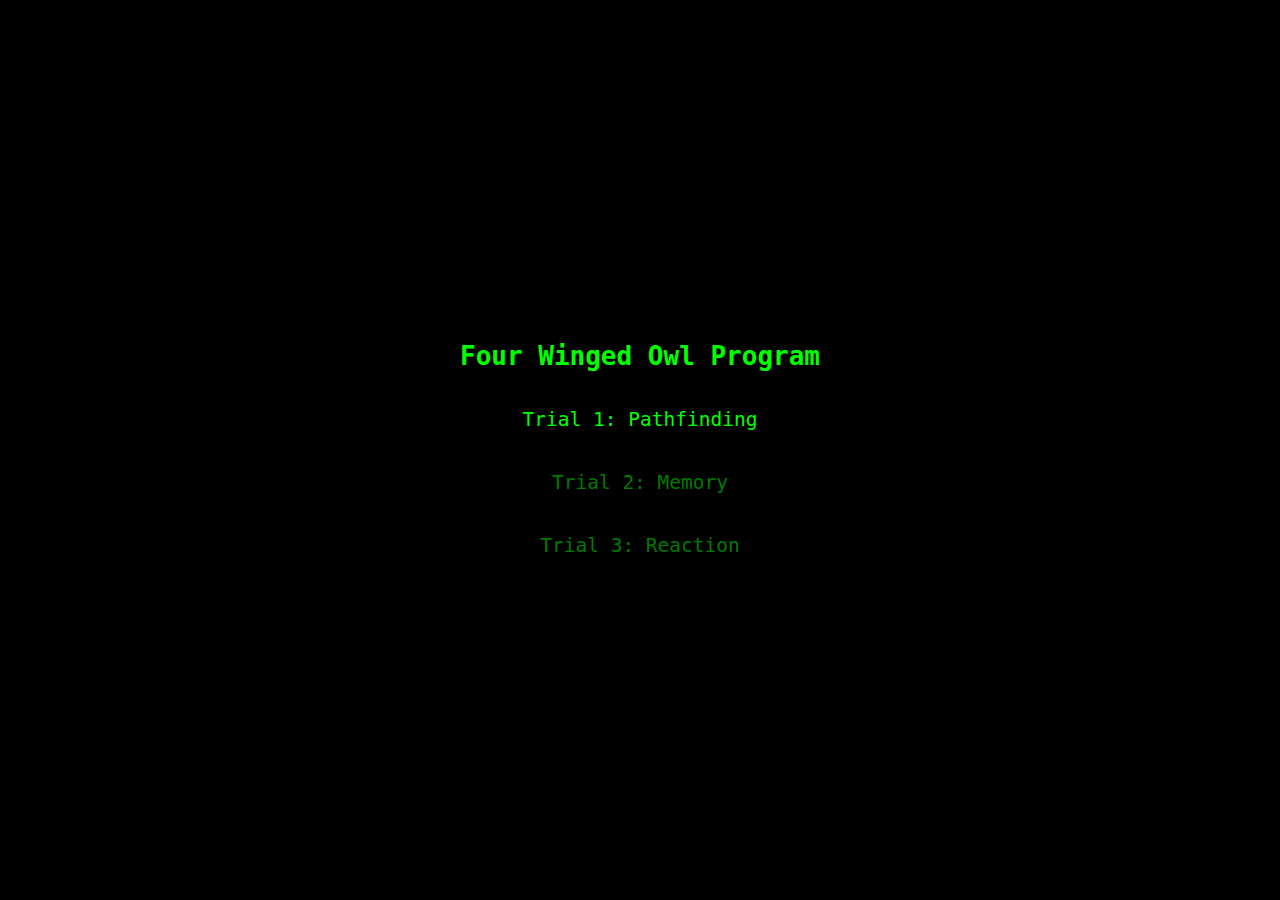
<file: index.html>
<!DOCTYPE html>
<html lang="en">
<head>
    <meta charset="UTF-8">
    <meta name="viewport" content="width=device-width, initial-scale=1.0">
    <title>Four Winged Owl Program</title>
    <link rel="icon" type="image/x-icon" href="favicon.ico">
    <link rel="stylesheet" href="index.css">
</head>
<body>
    <div id="container">
        <h1>Four Winged Owl Program</h1>
        <a id="a1" href="maze/maze.html">Trial 1: Pathfinding</a>
        <a id="a2" href="memory/memory.html">Trial 2: Memory</a>
        <a id="a3" href="reaction/reaction.html">Trial 3: Reaction</a>
        <a id="a5" href="credits/credits.html">Credits</a>
    </div>
    <p id="a4">https://youtu.be/TsPUS7gnoZY</p>
    <script type="module" src="index.js"></script>
</body>
</html>
</file>
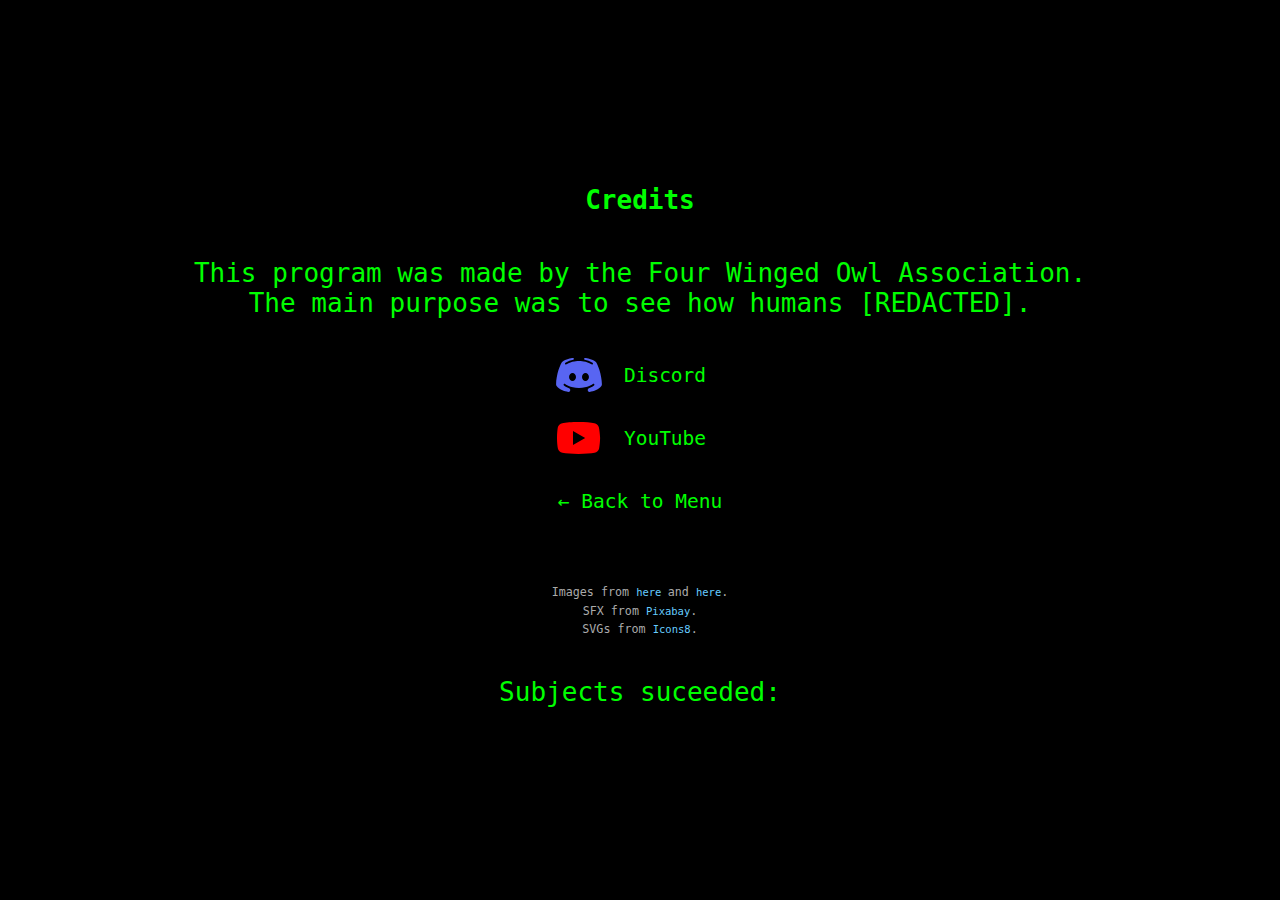
<file: credits/credits.html>
<!DOCTYPE html>
<html lang="en">
<head>
    <meta charset="UTF-8">
    <meta name="viewport" content="width=device-width, initial-scale=1.0">
    <title>Four Winged Owl Program</title>
    <link rel="icon" type="image/x-icon" href="../favicon.ico">
    <link rel="stylesheet" href="credits.css">
    <base href="" target="_blank">
</head>
<body>
    <div id="container">    
        <h1>Credits</h1>
        <p>This program was made by the Four Winged Owl Association.<br>The main purpose was to see how humans [REDACTED].</p>
        <span>
            <svg xmlns="http://www.w3.org/2000/svg" x="0px" y="0px" width="50" height="50" viewBox="0 0 24 24">
                <path fill="#5865f2"
                d="M19.98,5.69c-1.68-1.34-4.08-1.71-5.12-1.82h-0.04c-0.16,0-0.31,0.09-0.36,0.24c-0.09,0.23,0.05,0.48,0.28,0.52 c1.17,0.24,2.52,0.66,3.75,1.43c0.25,0.15,0.31,0.49,0.11,0.72c-0.16,0.18-0.43,0.2-0.64,0.08C15.56,5.38,12.58,5.3,12,5.3 S8.44,5.38,6.04,6.86C5.83,6.98,5.56,6.96,5.4,6.78C5.2,6.55,5.26,6.21,5.51,6.06c1.23-0.77,2.58-1.19,3.75-1.43 c0.23-0.04,0.37-0.29,0.28-0.52c-0.05-0.15-0.2-0.24-0.36-0.24H9.14C8.1,3.98,5.7,4.35,4.02,5.69C3.04,6.6,1.09,11.83,1,16.46 c0,0.31,0.08,0.62,0.26,0.87c1.17,1.65,3.71,2.64,5.63,2.78c0.29,0.02,0.57-0.11,0.74-0.35c0.01,0,0.01-0.01,0.02-0.02 c0.35-0.48,0.14-1.16-0.42-1.37c-1.6-0.59-2.42-1.29-2.47-1.34c-0.2-0.18-0.22-0.48-0.05-0.68c0.18-0.2,0.48-0.22,0.68-0.04 c0.03,0.02,2.25,1.91,6.61,1.91s6.58-1.89,6.61-1.91c0.2-0.18,0.5-0.16,0.68,0.04c0.17,0.2,0.15,0.5-0.05,0.68 c-0.05,0.05-0.87,0.75-2.47,1.34c-0.56,0.21-0.77,0.89-0.42,1.37c0.01,0.01,0.01,0.02,0.02,0.02c0.17,0.24,0.45,0.37,0.74,0.35 c1.92-0.14,4.46-1.13,5.63-2.78c0.18-0.25,0.26-0.56,0.26-0.87C22.91,11.83,20.96,6.6,19.98,5.69z M8.89,14.87 c-0.92,0-1.67-0.86-1.67-1.91c0-1.06,0.75-1.92,1.67-1.92c0.93,0,1.67,0.86,1.67,1.92C10.56,14.01,9.82,14.87,8.89,14.87z M15.11,14.87c-0.93,0-1.67-0.86-1.67-1.91c0-1.06,0.74-1.92,1.67-1.92c0.92,0,1.67,0.86,1.67,1.92 C16.78,14.01,16.03,14.87,15.11,14.87z"></path>
            </svg>
            <a href="">Discord</a>
        </span>
        <span>
            <svg xmlns="http://www.w3.org/2000/svg" x="0px" y="0px" width="50" height="50" viewBox="0 0 50 50">
                <path fill="red"
                d="M 44.898438 14.5 C 44.5 12.300781 42.601563 10.699219 40.398438 10.199219 C 37.101563 9.5 31 9 24.398438 9 C 17.800781 9 11.601563 9.5 8.300781 10.199219 C 6.101563 10.699219 4.199219 12.199219 3.800781 14.5 C 3.398438 17 3 20.5 3 25 C 3 29.5 3.398438 33 3.898438 35.5 C 4.300781 37.699219 6.199219 39.300781 8.398438 39.800781 C 11.898438 40.5 17.898438 41 24.5 41 C 31.101563 41 37.101563 40.5 40.601563 39.800781 C 42.800781 39.300781 44.699219 37.800781 45.101563 35.5 C 45.5 33 46 29.398438 46.101563 25 C 45.898438 20.5 45.398438 17 44.898438 14.5 Z M 19 32 L 19 18 L 31.199219 25 Z"></path>
            </svg>
            <a href="">YouTube</a>
        </span>
        <a href="../index.html" target="_self">← Back to Menu</a>
        <footer>
            <p>
                Images from 
                <a href="https://www.google.com/url?sa=i&url=https%3A%2F%2Fin.pinterest.com%2Fibrahimhussain201130%2Fcreepy-smile%2F&psig=AOvVaw3E5EymX4Fb3eXiBMxNwsVO&ust=1743267606259000&source=images&cd=vfe&opi=89978449&ved=0CBQQjRxqFwoTCICCy4SgrYwDFQAAAAAdAAAAABAE">
                    here
                </a>
                 and 
                <a href="https://www.google.com/url?sa=i&url=https%3A%2F%2Fwww.vecteezy.com%2Ffree-vector%2Fsmiley-face-black-and-white&psig=AOvVaw1U48QZUMe7CC3sgoeOkUrl&ust=1743267465739000&source=images&cd=vfe&opi=89978449&ved=0CBQQjRxqFwoTCODMysGfrYwDFQAAAAAdAAAAABAE">
                    here</a>.<br>
                SFX from 
                <a href="https://pixabay.com">Pixabay</a>.<br>
                SVGs from 
                <a href="https://icons8.com">Icons8</a>.  
            </p>
        </footer>
        <p id="counter">Subjects suceeded: </p>
    </div>
    <script type="module" src="credits.js"></script>
    </body>
</html>
</file>
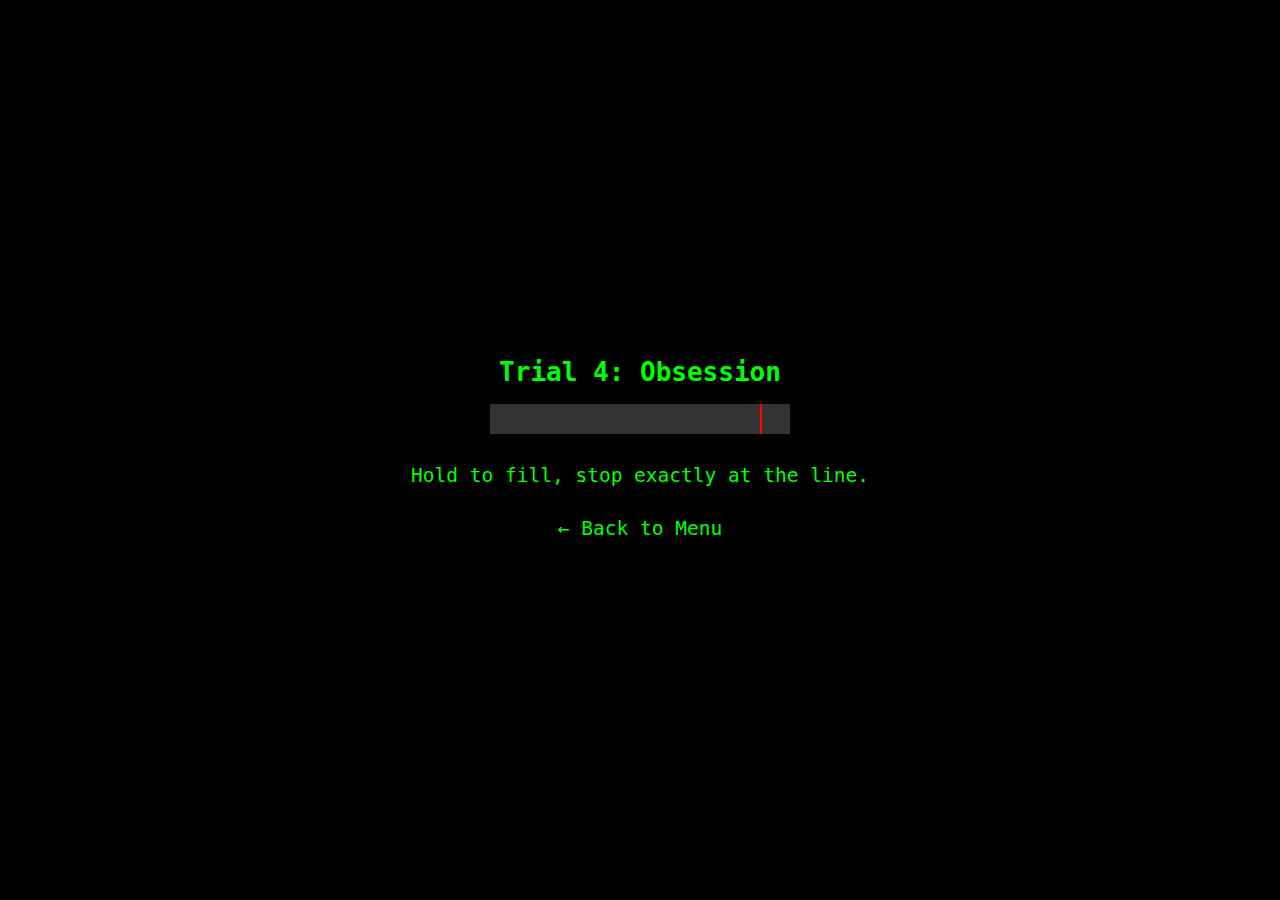
<file: hidden/hidden.html>
<!DOCTYPE html>
<html lang="en">
<head>
    <meta charset="UTF-8">
    <meta name="viewport" content="width=device-width, initial-scale=1.0">
    <title>Trial 4: Obsession</title>
    <link rel="icon" type="image/x-icon" href="../favicon.ico">
    <link rel="stylesheet" href="hidden.css">
</head>
<body>
    <div id="container">    
        <h1>Trial 4: Obsession</h1>
        <div id="barContainer">
            <div id="progressBar"></div>
            <div id="targetLine"></div>
        </div>
        <p id="message">Hold to fill, stop exactly at the line.</p>
        <a href="../index.html" class="disabled" id="ah">← Back to Menu</a>
    </div>
    <script src="hidden.js"></script>
    </body>
</html>
</file>
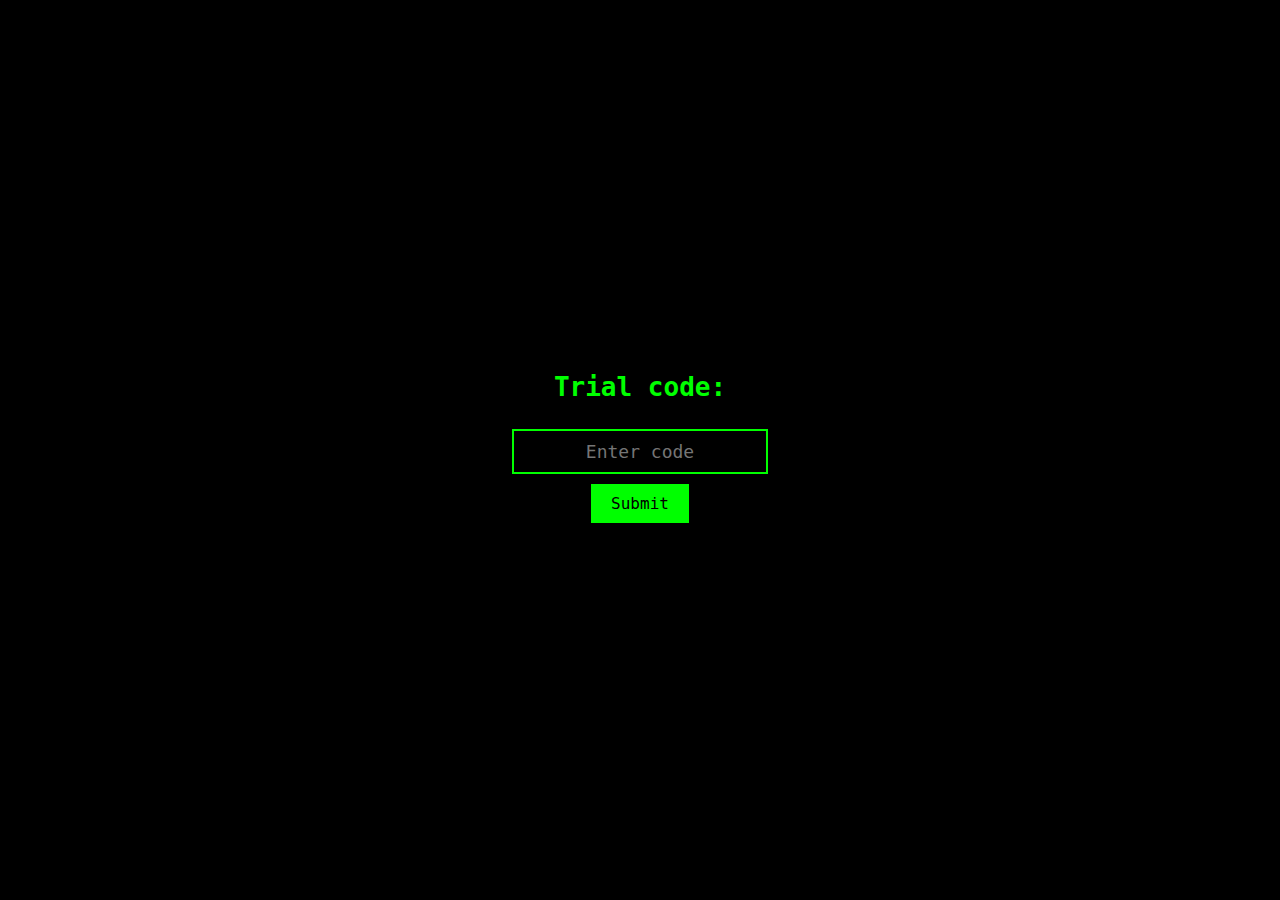
<file: hidden/lock.html>
<!DOCTYPE html>
<html lang="en">
<head>
    <meta charset="UTF-8">
    <meta name="viewport" content="width=device-width, initial-scale=1.0">
    <title>Enter trial code</title>
    <link rel="icon" type="image/x-icon" href="../favicon.ico">
    <link rel="stylesheet" href="lock.css">
</head>
<body>
    <div id="container">    
        <h1>Trial code:</h1>
        <input type="text" id="codeInput" placeholder="Enter code" autocomplete="off" autocorrect="off" autocapitalize="off" spellcheck="false">
        <button id="submitBtn">Submit</button>
        <p id="message"></p>
    </div>
    <script src="lock.js"></script>
    </body>
</html>
</file>
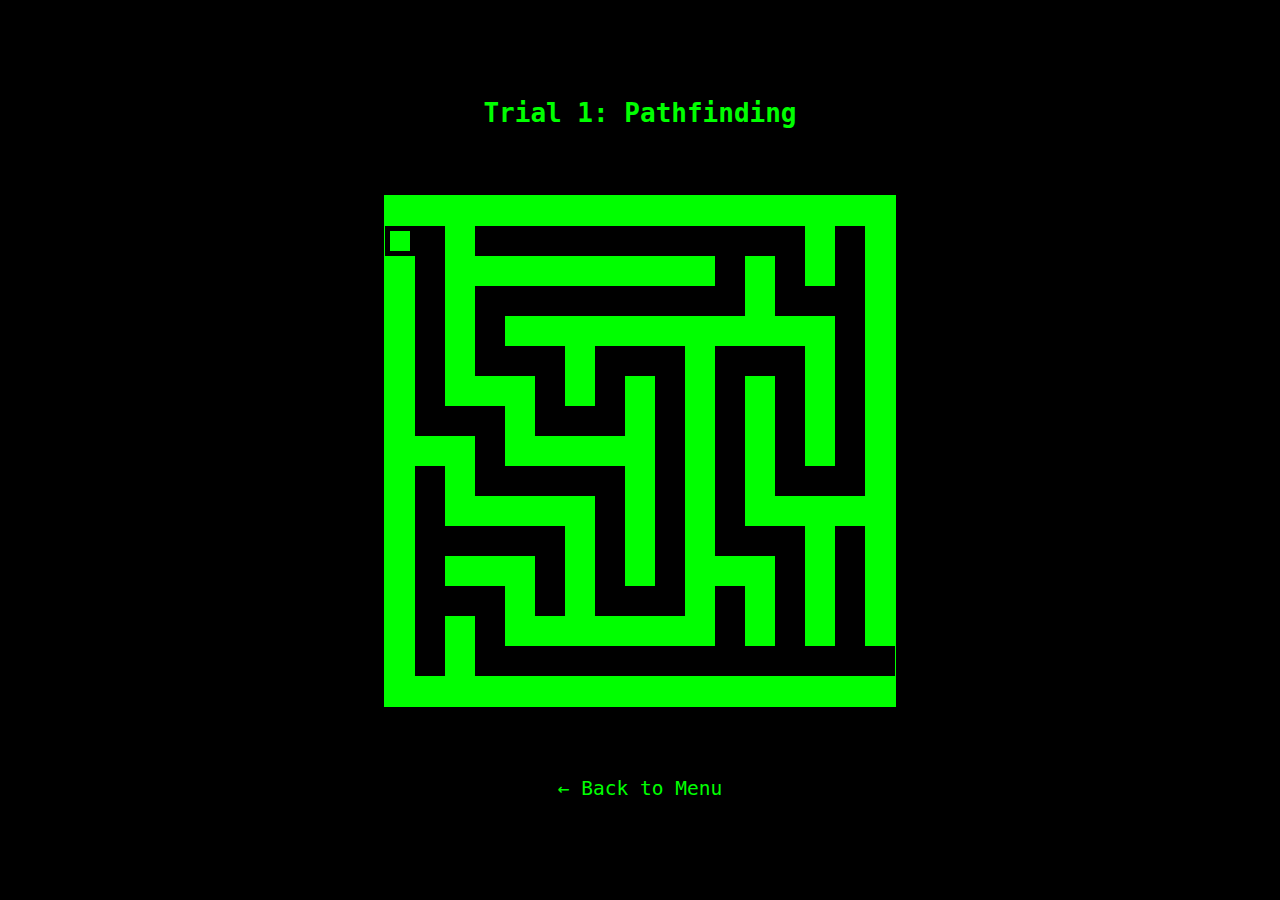
<file: maze/maze.html>
<!DOCTYPE html>
<html lang="en">
<head>
    <meta charset="UTF-8">
    <meta name="viewport" content="width=device-width, initial-scale=1.0">
    <title>Trial 1: Pathfinding</title>
    <link rel="icon" type="image/x-icon" href="../favicon.ico">
    <link rel="stylesheet" href="maze.css">
</head>
<body>
    <div id="container">    
        <h1>Trial 1: Pathfinding</h1>
        <canvas id="maze"></canvas>
        <a href="../index.html">← Back to Menu</a>
    </div>
    <script src="maze.js"></script>
    </body>
</html>
</file>
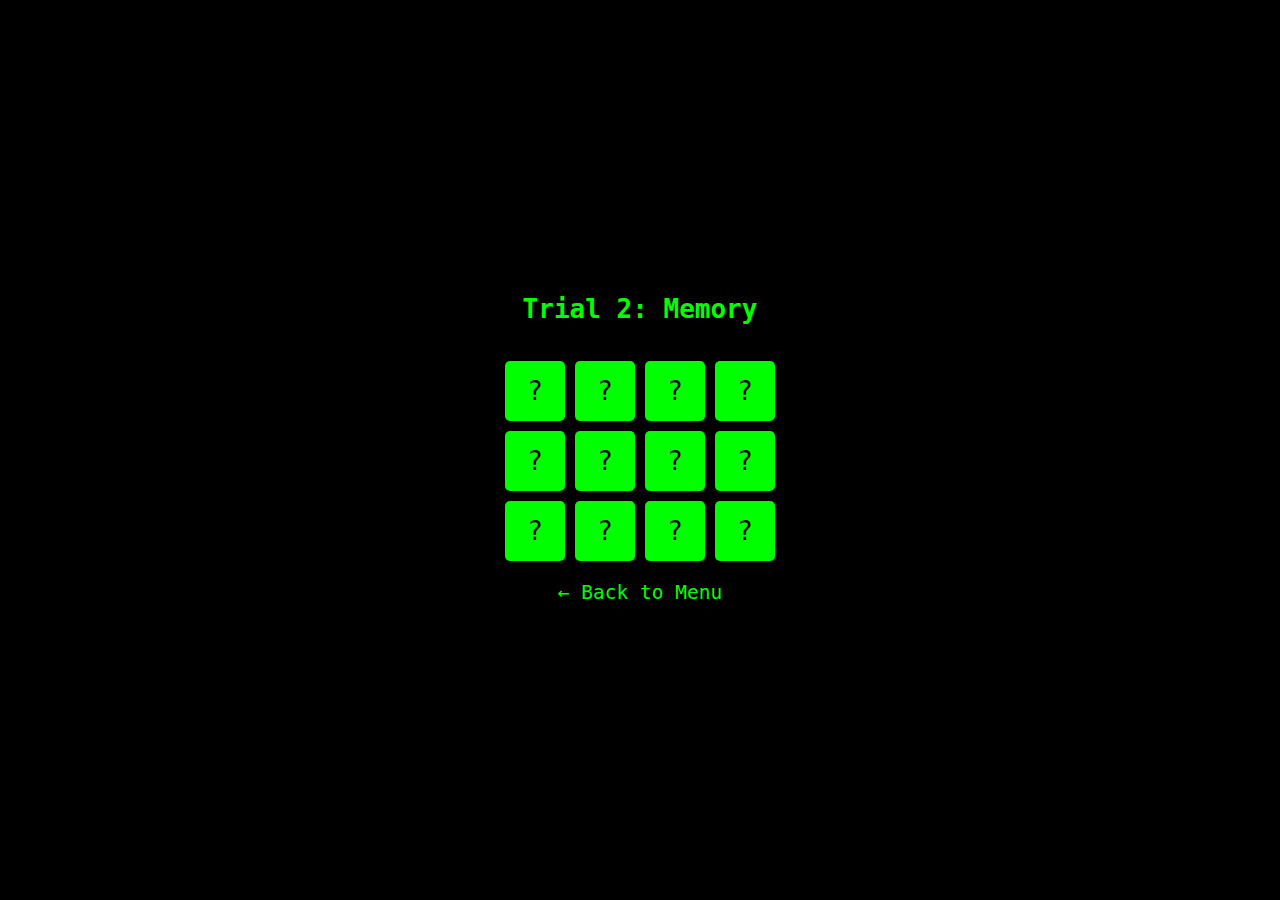
<file: memory/memory.html>
<!DOCTYPE html>
<html lang="en">
<head>
    <meta charset="UTF-8">
    <meta name="viewport" content="width=device-width, initial-scale=1.0">
    <title>Trial 2: Memory</title>
    <link rel="icon" type="image/x-icon" href="../favicon.ico">
    <link rel="stylesheet" href="memory.css">
</head>
<body>
    <div id="container">
        <h1>Trial 2: Memory</h1>
        <div id="game"></div>
        <a href="../index.html">← Back to Menu</a>
    </div>
    <script src="memory.js"></script>
</body>
</html>
</file>
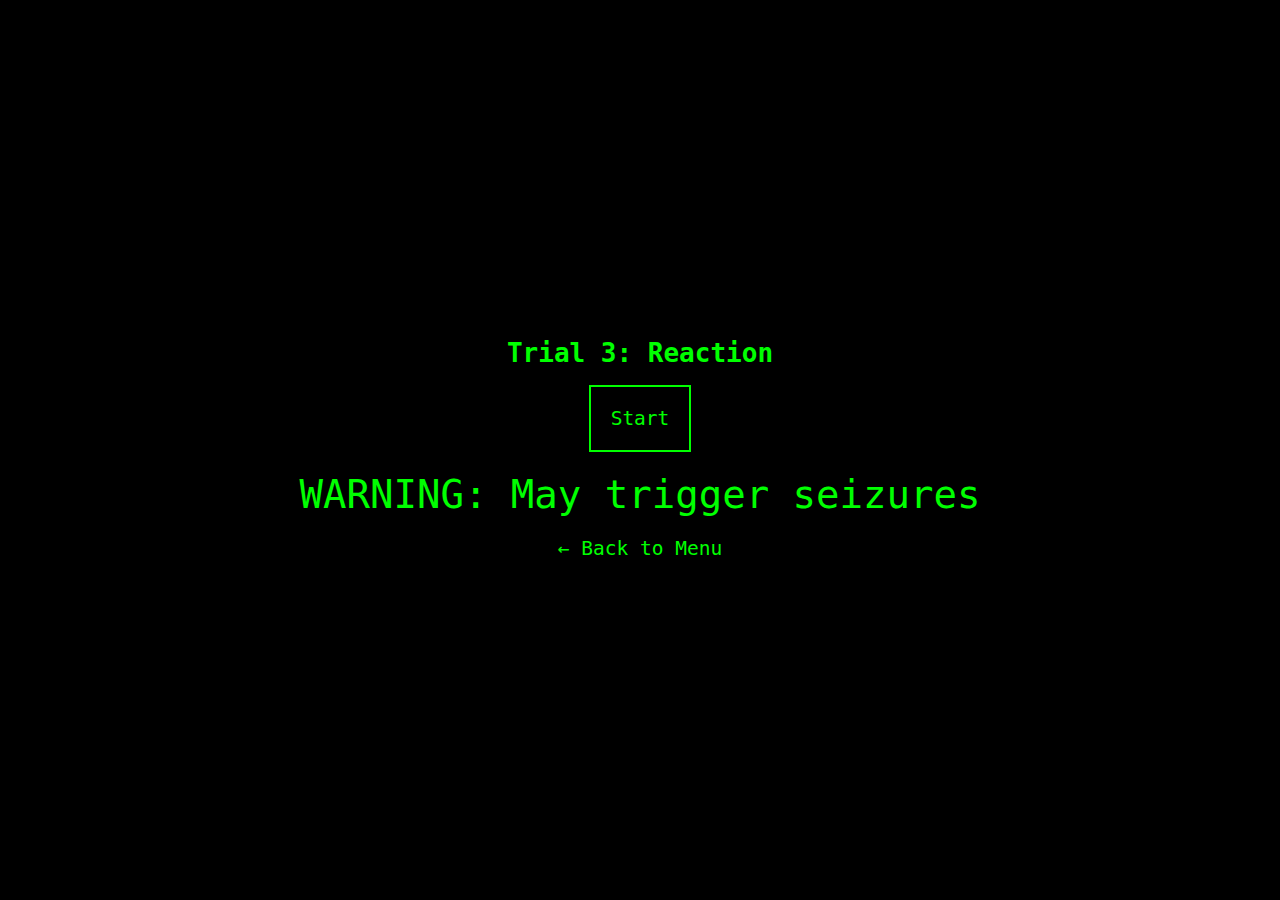
<file: reaction/reaction.html>
<!DOCTYPE html>
<html lang="en">
<head>
    <meta charset="UTF-8">
    <meta name="viewport" content="width=device-width, initial-scale=1.0">
    <title>Trial 3: Reaction</title>
    <link rel="icon" type="image/x-icon" href="../favicon.ico">
    <link rel="stylesheet" href="reaction.css">
</head>
<body>
    <div id="container">
        <h1>Trial 3: Reaction</h1>
        <button id="start">Start</button>
        <button id="reactionButton">CLICK</button>
        <div id="result"></div>
        <p>WARNING: May trigger seizures</p>
        <a href="../index.html">← Back to Menu</a>
        <p id="hidden" style="display: none;">something has opened</p>
    </div>
    <div id="jumpscare" style="display: none;">
        <img src="images/horror_laughing.jpg" alt="horror_laughing" id="laughey">
        <img src="images/flashing_smiley.gif" alt="flashing_smiley" id="smiley">
        <audio src="images/jumpscare.mp3" id="jumpscareaudio"></audio>
    </div>
    <script src="reaction.js"></script>
</body>
</html>
</file>
<file: index.css>
body {
    background: black;
    position: relative;
    margin: 0;
    display: flex;
    align-items: center;
    justify-content: center;
    height: 100vh;
}
#container {
    color: lime;
    font-family: monospace;
    text-align: center;
    display: flex;
    flex-direction: column;
    align-items: center;
    justify-content: center;
}
a {
    display: block;
    margin: 20px;
    color: lime;
    text-decoration: none;
    font-size: 1.5em;
}
a:hover {
    color: red;
}
a.disabled {
    pointer-events: none;
}
#a4 {
    margin: 0;
    display: none;
    position: absolute;
    top: 0;
    left: 0;
    cursor: default;
}
</file>
<file: credits/credits.css>
body {
    background: black;
    position: relative;
    margin: 0;
    display: flex;
    align-items: center;
    justify-content: center;
    height: 100vh;
}
#container {
    color: lime;
    font-family: monospace;
    text-align: center;
    display: flex;
    flex-direction: column;
    align-items: center;
    justify-content: center;
}
a {
    display: block;
    margin: 20px;
    color: lime;
    text-decoration: none;
    font-size: 1.5em;
}
a:hover {
    color: red;
}
p {
    font-size: 2em;
}
footer p {
    font-size: 0.9em;
    color: #aaa;
    text-align: center;
    line-height: 1.6;
    margin-top: 50px;
}

footer p a {
    margin: 0;
    display: inline;
    color: #6cf;
    text-decoration: none;
    font-size: 0.9em;
}

footer p a:hover {
    color: #6cf;
    text-decoration: underline;
}
span {
    display: flex;
    flex-direction: row;
    align-items: center;
    justify-content: center;
}
</file>
<file: hidden/hidden.css>
body {
    background: black;
    position: relative;
    margin: 0;
    display: flex;
    align-items: center;
    justify-content: center;
    height: 100vh;
}
#container {
    color: lime;
    font-family: monospace;
    text-align: center;
    display: flex;
    flex-direction: column;
    align-items: center;
    justify-content: center;
}
a {
    display: block;
    margin: 20px;
    color: lime;
    text-decoration: none;
    font-size: 1.5em;
}
a:hover {
    color: red;
}
a.disabled {
    pointer-events: none;
}
#barContainer {
    width: 300px;
    height: 30px;
    background: #333;
    position: relative;
    margin-bottom: 20px;
}
#progressBar {
    width: 0;
    height: 100%;
    background: lime;
}
#targetLine {
    position: absolute;
    left: 90%;
    top: 0;
    bottom: 0;
    width: 2px;
    background: red;
}
#message {
    margin: 10px;
    font-size: 1.5em
}
.glitch-message {
    position: absolute;
    color: lime;
    font-family: monospace;
    text-shadow: 5px 5px 10px red, -5px -5px 10px blue;
    pointer-events: none;
    animation: glitch-flicker 0.3s infinite;
}
@keyframes glitch-flicker {
    0%, 100% {
        opacity: 1;
        transform: translate(0, 0);
    }
    50% {
        opacity: 0.5;
        transform: translate(2px, -2px) rotate(var(--angle));
    }
}
</file>
<file: hidden/lock.css>
body {
    background: black;
    position: relative;
    margin: 0;
    display: flex;
    align-items: center;
    justify-content: center;
    height: 100vh;
}
#container {
    color: lime;
    font-family: monospace;
    text-align: center;
    display: flex;
    flex-direction: column;
    align-items: center;
    justify-content: center;
}
#codeInput {
    background: black;
    border: 2px solid lime;
    color: lime;
    padding: 10px;
    font-size: 18px;
    font-family: monospace;
    text-align: center;
    margin-top: 10px;
}
#submitBtn {
    background: lime;
    color: black;
    border: none;
    padding: 10px 20px;
    font-size: 16px;
    font-family: monospace;
    margin-top: 10px;
    cursor: pointer;
}
#codeInput:focus, #submitBtn:focus {
    outline: none;
}
#message {
    margin-top: 10px;
    color: red;
}
</file>
<file: maze/maze.css>
body {
    background: black;
    position: relative;
    margin: 0;
    display: flex;
    align-items: center;
    justify-content: center;
    height: 100vh;
}
#container {
    color: lime;
    font-family: monospace;
    text-align: center;
    display: flex;
    flex-direction: column;
    align-items: center;
    justify-content: center;
}
canvas {
    display: block;
    margin: 50px auto;
    border: 1px solid lime;
}
a {
    display: block;
    margin: 20px;
    color: lime;
    text-decoration: none;
    font-size: 1.5em;
}
a:hover {
    color: red;
}
</file>
<file: memory/memory.css>
body {
    background: black;
    position: relative;
    margin: 0;
    display: flex;
    align-items: center;
    justify-content: center;
    height: 100vh;
}
#container {
    color: lime;
    font-family: monospace;
    text-align: center;
    display: flex;
    flex-direction: column;
    align-items: center;
    justify-content: center;
}
a {
    display: block;
    margin: 20px;
    color: lime;
    text-decoration: none;
    font-size: 1.5em;
}
a:hover {
    color: red;
}
#game {
    display: grid;
    grid-template-columns: repeat(4, 60px);
    gap: 10px;
    margin-top: 20px;
}
.card {
    width: 60px;
    height: 60px;
    background: lime;
    color: black;
    display: flex;
    align-items: center;
    justify-content: center;
    font-family: monospace;
    font-size: 2em;
    cursor: pointer;
    border-radius: 5px;
}
.card.matched {
    background: red;
}
</file>
<file: reaction/reaction.css>
body {
    background: black;
    position: relative;
    margin: 0;
    display: flex;
    align-items: center;
    justify-content: center;
    height: 100vh;
    flex-direction: column;
}
#container {
    color: lime;
    font-family: monospace;
    text-align: center;
    display: flex;
    flex-direction: column;
    align-items: center;
    justify-content: center;
}
a {
    display: block;
    margin: 20px;
    color: lime;
    text-decoration: none;
    font-size: 1.5em;
}
a:hover {
    color: red;
}
#start {
    color: lime;
    border: 2px solid lime;
    background: transparent;
    padding: 20px;
    font-size: 1.5em;
    cursor: pointer;
    font-family: monospace;
}
p {
    margin: 0;
    font-size: 3em;
}
#reactionButton {
    position: absolute;
    top: 0;
    left: 0;
    width: 100vw;
    height: 100vh;
    background: lime;
    color: black;
    border: none;
    display: none;
    font-size: 10em;
    font-family: monospace;
}
#result {
    margin-top: 20px;
    font-size: 10em;
}
#jumpscare, #jumpscare img {
    position: absolute;
    top: 0;
    left: 0;
    width: 100%;
    height: 100%;
    object-fit: cover;
}
#laughey {
    animation: zoomIn 0.2s ease-in forwards;
}
@keyframes zoomIn {
    0% {
        transform: scale(0.1);
    }
    100% {
        transform: scale(1);
    }
}
#smiley {
    display: none;
}
#hidden {
    z-index: 1;
}
</file>
